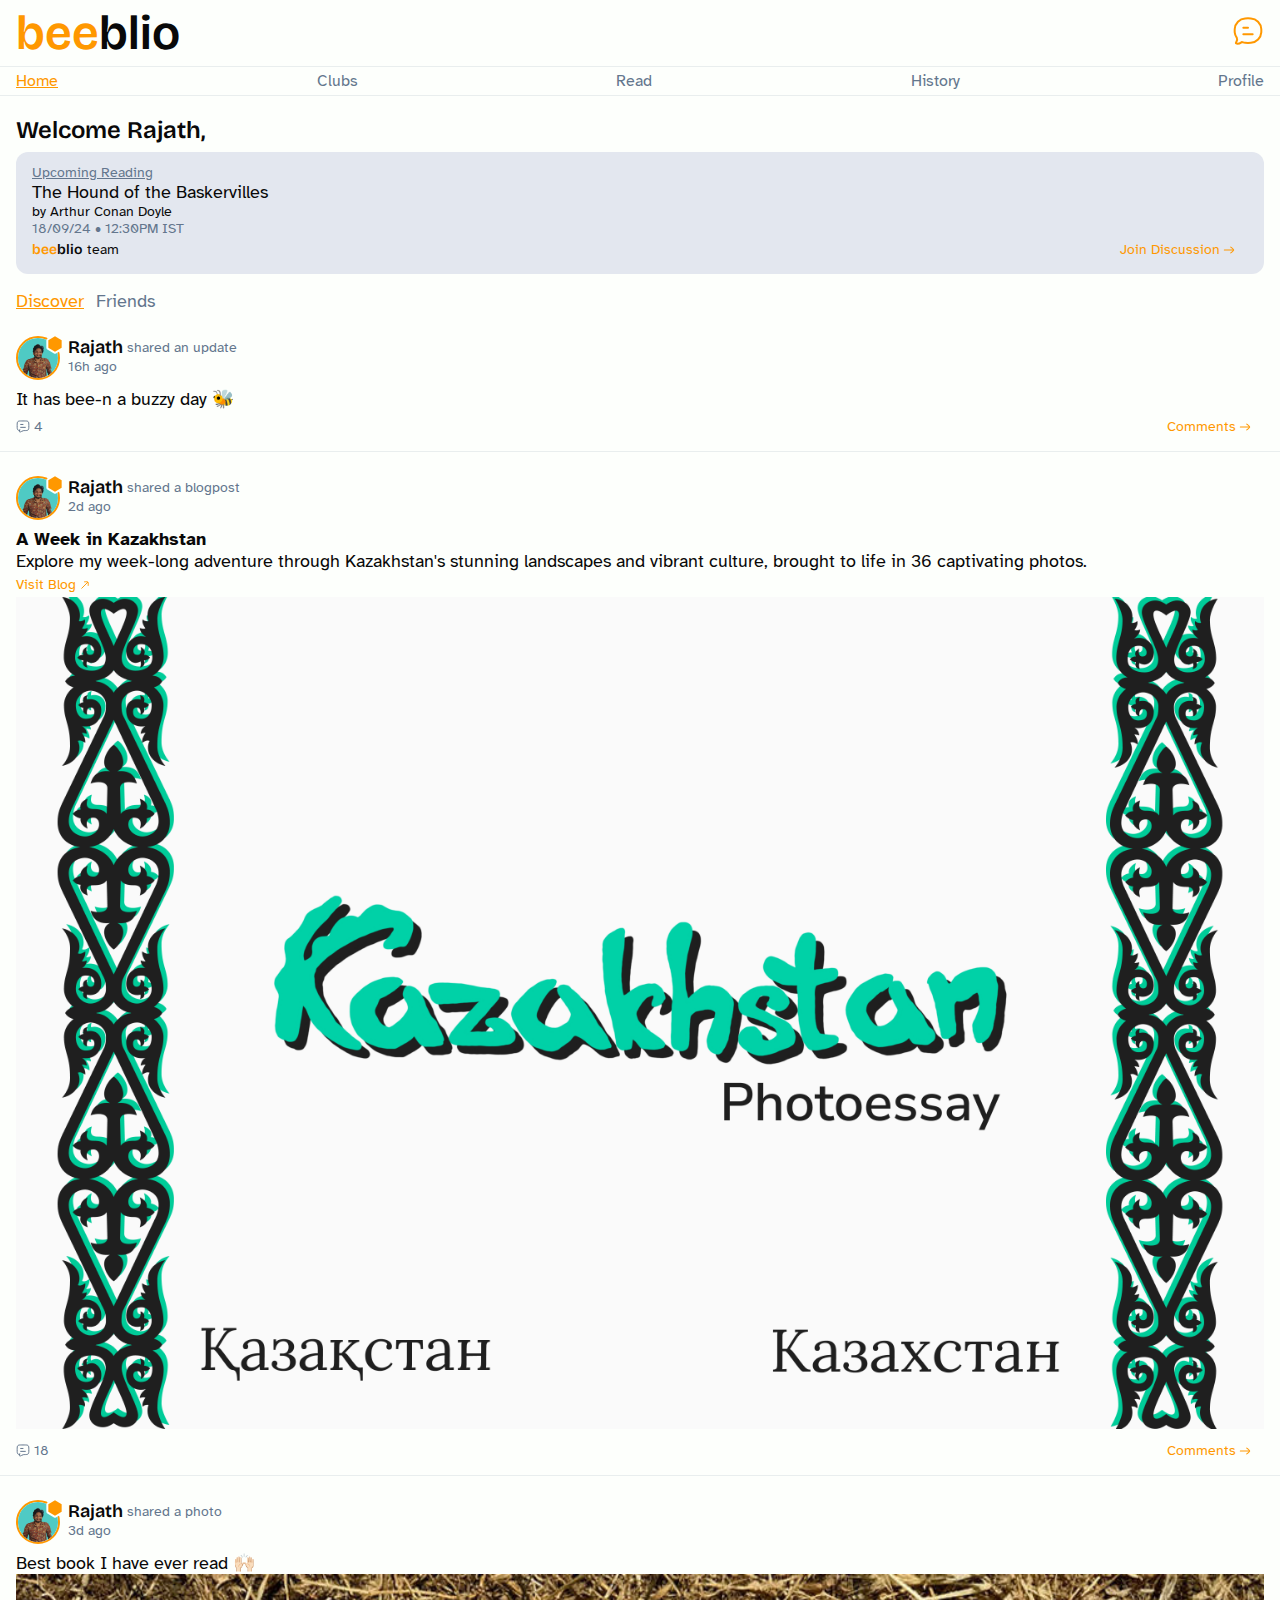
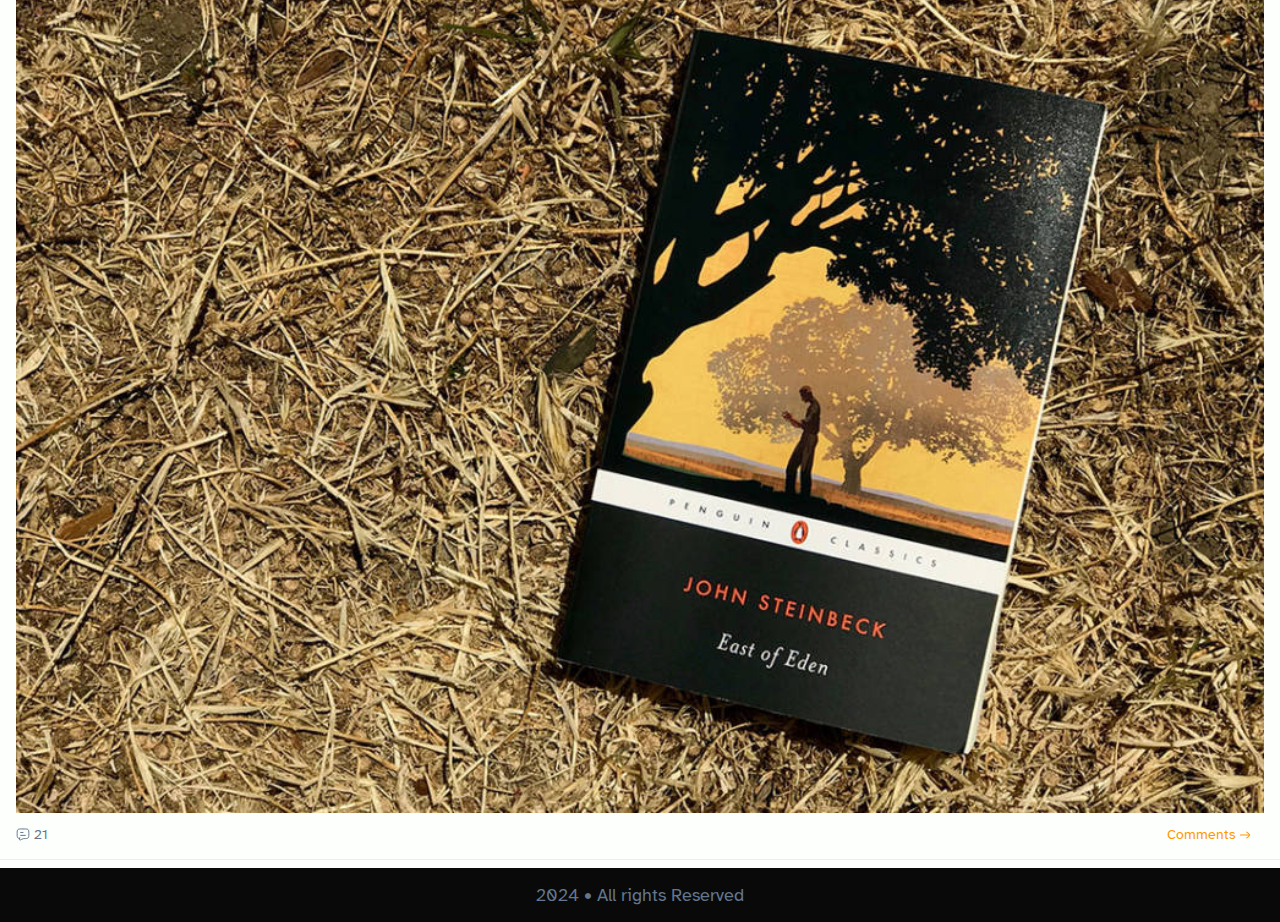
<file: index.html>
<!DOCTYPE html>
<html lang="en">
<head>
    <meta charset="UTF-8">
    <meta name="viewport" content="width=device-width, initial-scale=1.0">
    <title>Home | beeblio</title>
    <link rel="icon" type="image/x-icon" href="assets/logo/Club.svg">
    <link rel="stylesheet" href="styles.css">
    <link rel="preconnect" href="https://fonts.googleapis.com">
    <link rel="preconnect" href="https://fonts.gstatic.com" crossorigin>
    <link href="https://fonts.googleapis.com/css2?family=Atkinson+Hyperlegible:ital,wght@0,400;0,700;1,400;1,700&family=Bricolage+Grotesque:opsz,wght@12..96,200..800&display=swap" rel="stylesheet"></head>
<body>
    <header>
        <div class="header">
            <div class="left-header"><div class="logo"><span class="primary">bee</span><span>blio</span></div></div>
            <div class="right-header">
                <a class="nav" href="index.html">
                    <img class="icon" src="assets/icons/message.svg">
                </a>
            </div>
        </div>
        <div class="links">
            <a class="link selected" href="index.html">Home</a>
            <a class="link grey" href="index.html">Clubs</a>
            <a class="link grey" href="index.html">Read</a>
            <a class="link grey" href="index.html">History</a>
            <a class="link grey" href="index.html">Profile</a>
        </div>
    </header>

    <div class="welcome">
        <p class="heading">Welcome Rajath,</p>
    </div>

    <div class="upcoming-wrapper">
        <div class="upcoming">
            <div>
                <p class="caption underline grey">Upcoming Reading</p>
            </div>
            <div>
                <p>The Hound of the Baskervilles</p>
            </div>
            <div>
                <p class="caption">by Arthur Conan Doyle</p>
            </div>
            <div>
                <p class="caption grey">18/09/24 • 12:30PM IST</p>
            </div>

            <div class="upcoming-bottom">
                <div>
                    <p class="caption"><span class="primary text-heading">bee</span><span class="text-heading">blio</span> team</p>
                </div>
                <div class="action-button-small">
                    <p class="button-text caption">Join Discussion</p>
                    <img class="small-icon" src="assets/icons/arrow.svg">
                </div>
            </div>
        </div>
    </div>
    
    <div class="selecter">
        <p class="underline primary">Discover</p>
        <p class="grey">Friends</p>
    </div>


    <div class="post">
        <div class="post-top">
            <img class="profile-photo" src="assets/images/profile picture1mb.png">
            <div class="verification-badge"><img src="assets/icons/Polygon 3.svg"></div>
            <div class="post-details">
                <div class="post-details-top">
                    <p class="text-heading">Rajath</p><p class="caption grey">shared an update</p>
                </div>
                <div>
                    <p class="caption grey">16h ago </p>
                </div>
            </div>
        </div>

        <div class="content">
            <p>It has bee-n a buzzy day 🐝</p>
        </div>

        <div class="post-bottom">
            <div class="comments">
                <img src="assets/icons/comment.svg">
                <p class="caption grey">4</p>
            </div>
            <div class="action-button-small">
                <p class="button-text caption">Comments</p>
                <img class="small-icon" src="assets/icons/arrow.svg">
            </div>
        </div>
    </div>

    <div class="post">
        <div class="post-top">
            <img class="profile-photo" src="assets/images/profile picture1mb.png">
            <div class="verification-badge"><img src="assets/icons/Polygon 3.svg"></div>
            <div class="post-details">
                <div class="post-details-top">
                    <p class="text-heading">Rajath</p><p class="caption grey">shared a blogpost</p>
                </div>
                <div>
                    <p class="caption grey">2d ago </p>
                </div>
            </div>
        </div>

        <div class="content">
            <p class="blog-heading">A Week in Kazakhstan</p>
            <p>Explore my week-long adventure through Kazakhstan's stunning landscapes and vibrant culture, brought to life in 36 captivating photos.</p>
            
            <a href="https://rajath.blog/blog/kazakh-photoessay" target="_blank">
                <div class="action-button-small-no-m">
                    <p class="button-text caption">Visit Blog</p>
                    <img class="small-icon" src="assets/icons/link.svg">
                </div>
            </a>
            <img class="blog-image" src="assets/images/feature-image.png">
        </div>

        <div class="post-bottom">
            <div class="comments">
                <img src="assets/icons/comment.svg">
                <p class="caption grey">18</p>
            </div>
            <div class="action-button-small">
                <p class="button-text caption">Comments</p>
                <img class="small-icon" src="assets/icons/arrow.svg">
            </div>
        </div>
    </div>

    <div class="post">
        <div class="post-top">
            <img class="profile-photo" src="assets/images/profile picture1mb.png">
            <div class="verification-badge"><img src="assets/icons/Polygon 3.svg"></div>
            <div class="post-details">
                <div class="post-details-top">
                    <p class="text-heading">Rajath</p><p class="caption grey">shared a photo</p>
                </div>
                <div>
                    <p class="caption grey">3d ago </p>
                </div>
            </div>
        </div>

        <div class="content">
            <p>Best book I have ever read 🙌🏻</p>
            <img class="blog-image" src="assets/images/WNCYL_EastOfEden-1020x686.jpg">

        </div>

        <div class="post-bottom">
            <div class="comments">
                <img src="assets/icons/comment.svg">
                <p class="caption grey">21</p>
            </div>
            <div class="action-button-small">
                <p class="button-text caption">Comments</p>
                <img class="small-icon" src="assets/icons/arrow.svg">
            </div>
        </div>
    </div>

    <footer>
        <p class="grey">2024 • All rights Reserved</p>
    </footer>

</body>
</html>
</file>
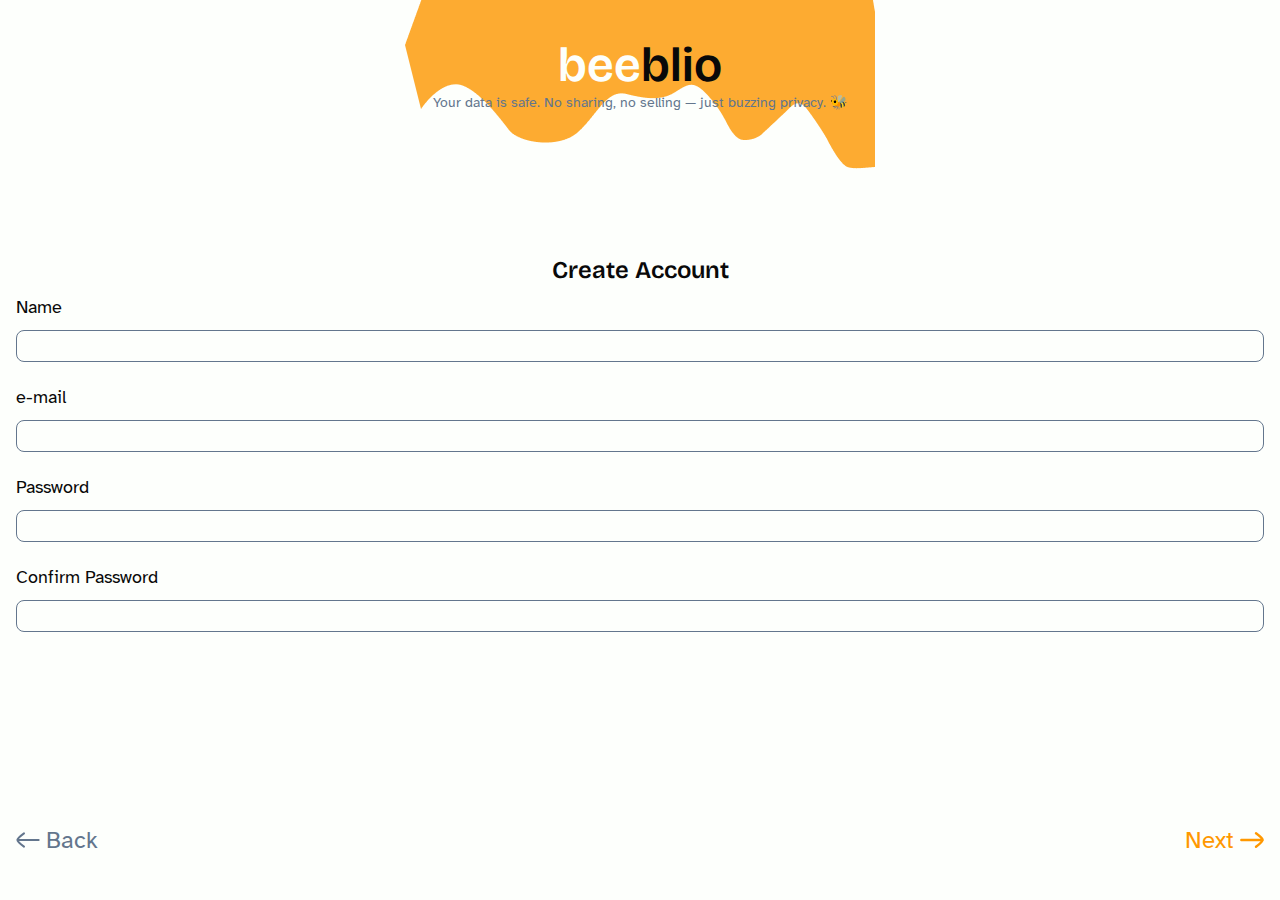
<file: 2.html>
<!DOCTYPE html>
<html lang="en">
<head>
    <meta charset="UTF-8">
    <meta name="viewport" content="width=device-width, initial-scale=1.0">
    <title>Sign-up to beeblio</title>
    <link rel="icon" type="image/x-icon" href="assets/logo/Club.svg">
    <link rel="stylesheet" href="style.css">
    <link rel="preconnect" href="https://fonts.googleapis.com">
    <link rel="preconnect" href="https://fonts.gstatic.com" crossorigin>
    <link href="https://fonts.googleapis.com/css2?family=Atkinson+Hyperlegible:ital,wght@0,400;0,700;1,400;1,700&family=Bricolage+Grotesque:opsz,wght@12..96,200..800&display=swap" rel="stylesheet"></head>
<body>
    <div class="onboarding">
        <img class="step-1" src="assets/images/step-1.png">

        <div class="top">
            <div class="logo"><span class="white">bee</span><span>blio</span></div>
            <p class="caption grey">Your data is safe. No sharing, no selling — just buzzing privacy. 🐝</p>
        </div>

        <div class="middle">
            <div class="create-account">
                <div class="create-heading">
                    <p class="heading">Create Account</p>
                </div>
                <div class="input-with-label">
                    <p>Name</p>
                    <div class="input"></div>
                </div>
                <div class="input-with-label">
                    <p>e-mail</p>
                    <div class="input"></div>
                </div>
                <div class="input-with-label">
                    <p>Password</p>
                    <div class="input"></div>
                </div>
                <div class="input-with-label">
                    <p>Confirm Password</p>
                    <div class="input"></div>
                </div>
            </div>
        </div>

        <div class="bottom">
            <div class="nav-button">
                <a href="index.html">
                    <div class="action-button">
                        <img class="bigger-icon" src="assets/icons/back.svg">
                        <p class=" grey heading-size">Back</p>
                    </div>
                </a>
                <a href="3.html">
                    <div class="action-button">
                        <p class="button-text heading-size">Next</p>
                        <img class="bigger-icon" src="assets/icons/arrow.svg">
                    </div>
                </a>
            </div>
        </div>

    </div>

</body>
</html>
</file>
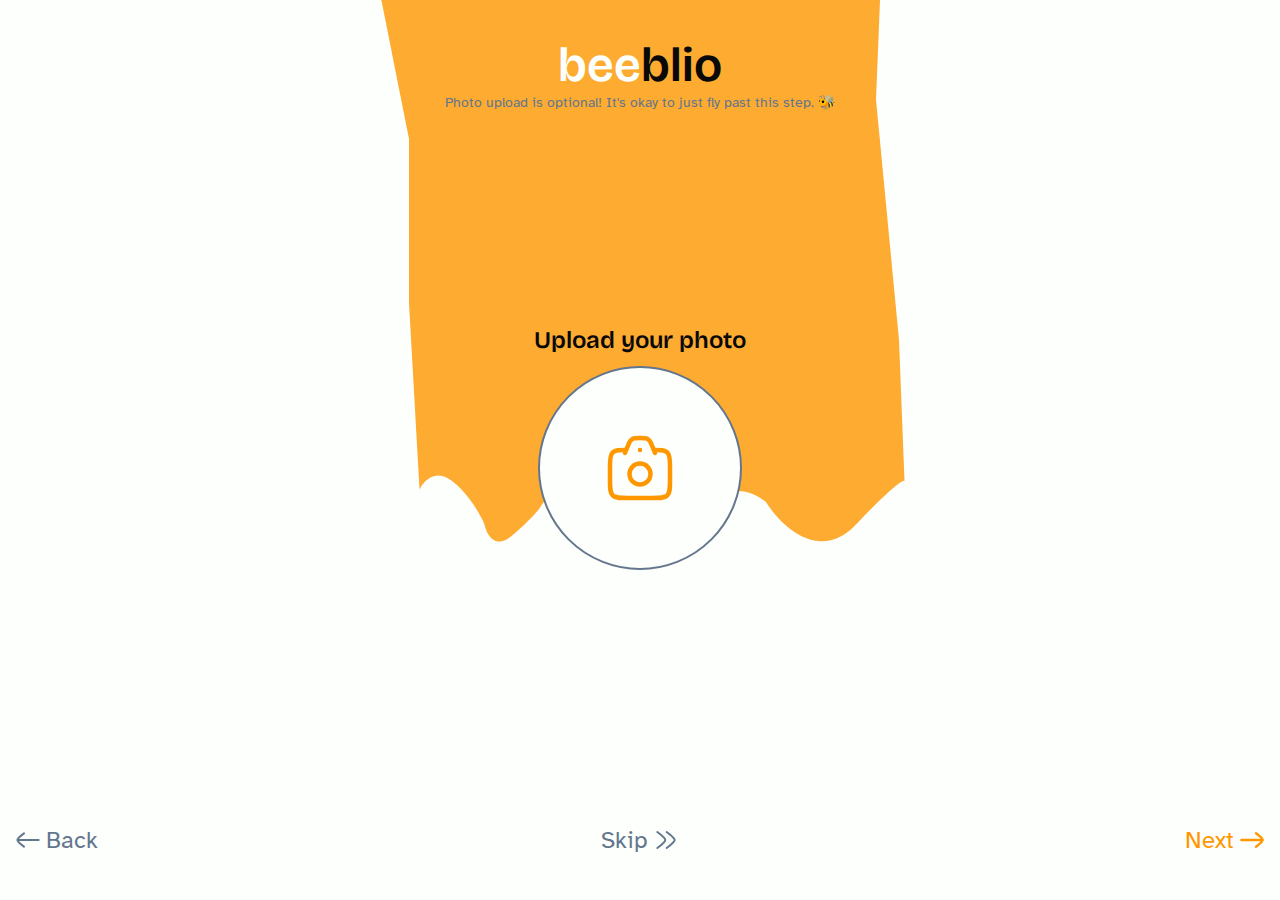
<file: 3.html>
<!DOCTYPE html>
<html lang="en">
<head>
    <meta charset="UTF-8">
    <meta name="viewport" content="width=device-width, initial-scale=1.0">
    <title>Sign-up to beeblio</title>
    <link rel="icon" type="image/x-icon" href="assets/logo/Club.svg">
    <link rel="stylesheet" href="style.css">
    <link rel="preconnect" href="https://fonts.googleapis.com">
    <link rel="preconnect" href="https://fonts.gstatic.com" crossorigin>
    <link href="https://fonts.googleapis.com/css2?family=Atkinson+Hyperlegible:ital,wght@0,400;0,700;1,400;1,700&family=Bricolage+Grotesque:opsz,wght@12..96,200..800&display=swap" rel="stylesheet"></head>
<body>
    <div class="onboarding">
        <img class="step-1" src="assets/images/step-2.png">

        <div class="top">
            <div class="logo"><span class="white">bee</span><span>blio</span></div>
            <p class="caption grey">Photo upload is optional! It's okay to just fly past this step. 🐝</p>
        </div>

        <div class="middle">
            <div class="create-account">
                <div class="create-heading">
                    <p class="heading">Upload your photo</p>
                </div>
                <div class="image-wrapper">
                    <div class="image-cont">
                        <img src="assets/icons/camera.svg">
                    </div>
                </div>
            </div>
        </div>

        <div class="bottom">
            <div class="nav-button">
                <a href="2.html">
                    <div class="action-button">
                        <img class="bigger-icon" src="assets/icons/back.svg">
                        <p class=" grey heading-size">Back</p>
                    </div>
                </a>
                <a href="4.html">
                    <div class="action-button">
                        <p class=" grey heading-size">Skip</p>
                        <img class="bigger-icon" src="assets/icons/skip.svg">
                    </div>
                </a>
                <a href="4.html">
                    <div class="action-button">
                        <p class="button-text heading-size">Next</p>
                        <img class="bigger-icon" src="assets/icons/arrow.svg">
                    </div>
                </a>
            </div>
        </div>

    </div>

</body>
</html>
</file>
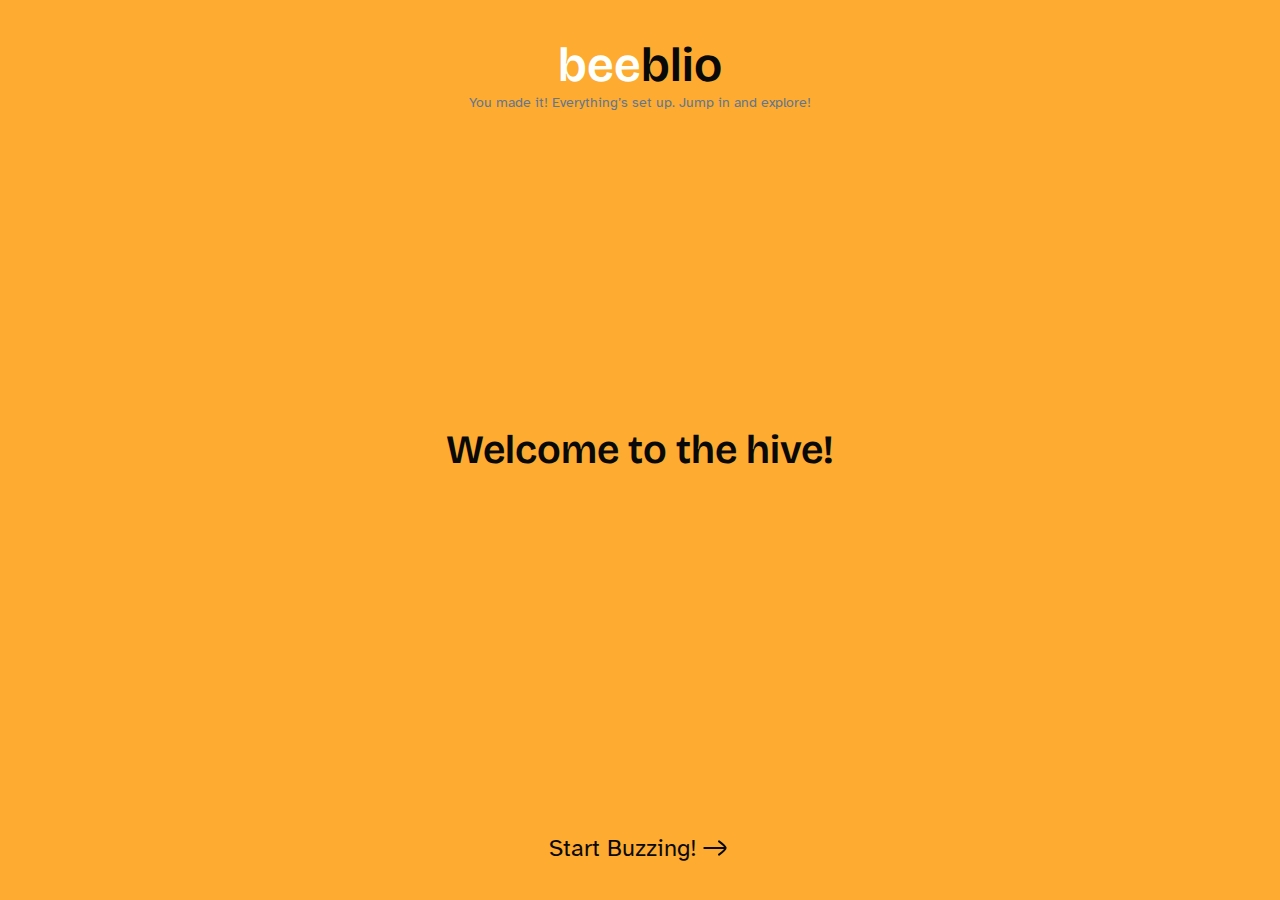
<file: 4.html>
<!DOCTYPE html>
<html lang="en">
<head>
    <meta charset="UTF-8">
    <meta name="viewport" content="width=device-width, initial-scale=1.0">
    <title>Sign-up to beeblio</title>
    <link rel="icon" type="image/x-icon" href="assets/logo/Club.svg">
    <link rel="stylesheet" href="style.css">
    <link rel="preconnect" href="https://fonts.googleapis.com">
    <link rel="preconnect" href="https://fonts.gstatic.com" crossorigin>
    <link href="https://fonts.googleapis.com/css2?family=Atkinson+Hyperlegible:ital,wght@0,400;0,700;1,400;1,700&family=Bricolage+Grotesque:opsz,wght@12..96,200..800&display=swap" rel="stylesheet"></head>
<body>
    <div class="onboarding-final">

        <div class="top">
            <div class="logo"><span class="white">bee</span><span>blio</span></div>
            <p class="caption grey">You made it! Everything’s set up. Jump in and explore!</p>
        </div>

        <div class="middle">
            <p style="font-size: 40px;" class="heading">Welcome to the hive!</p>
        </div>

        <div class="bottom">
            <a href="home.html">
                <div class="action-button">
                    <p class="heading-size">Start Buzzing!</p>
                    <img class="bigger-icon" src="assets/icons/arrow-black.svg">
                </div>
            </a>
        </div>

    </div>

</body>
</html>
</file>
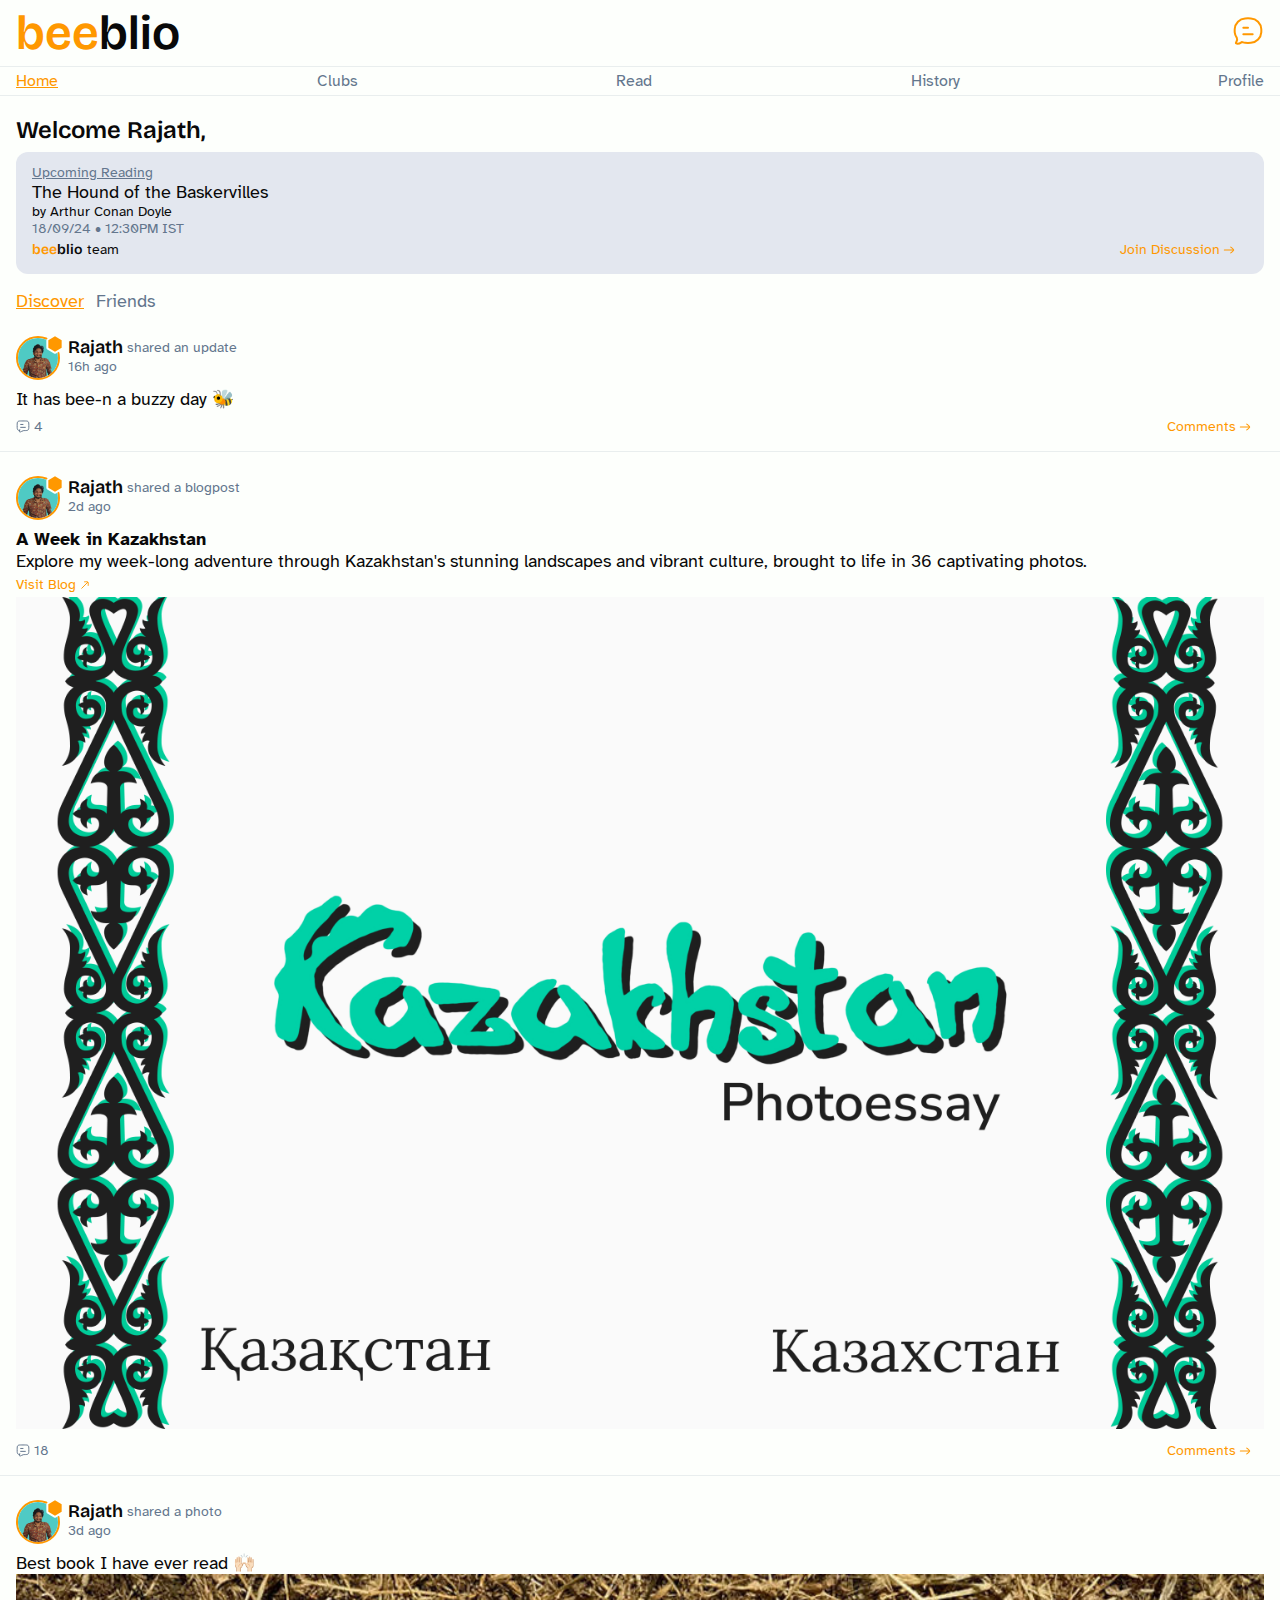
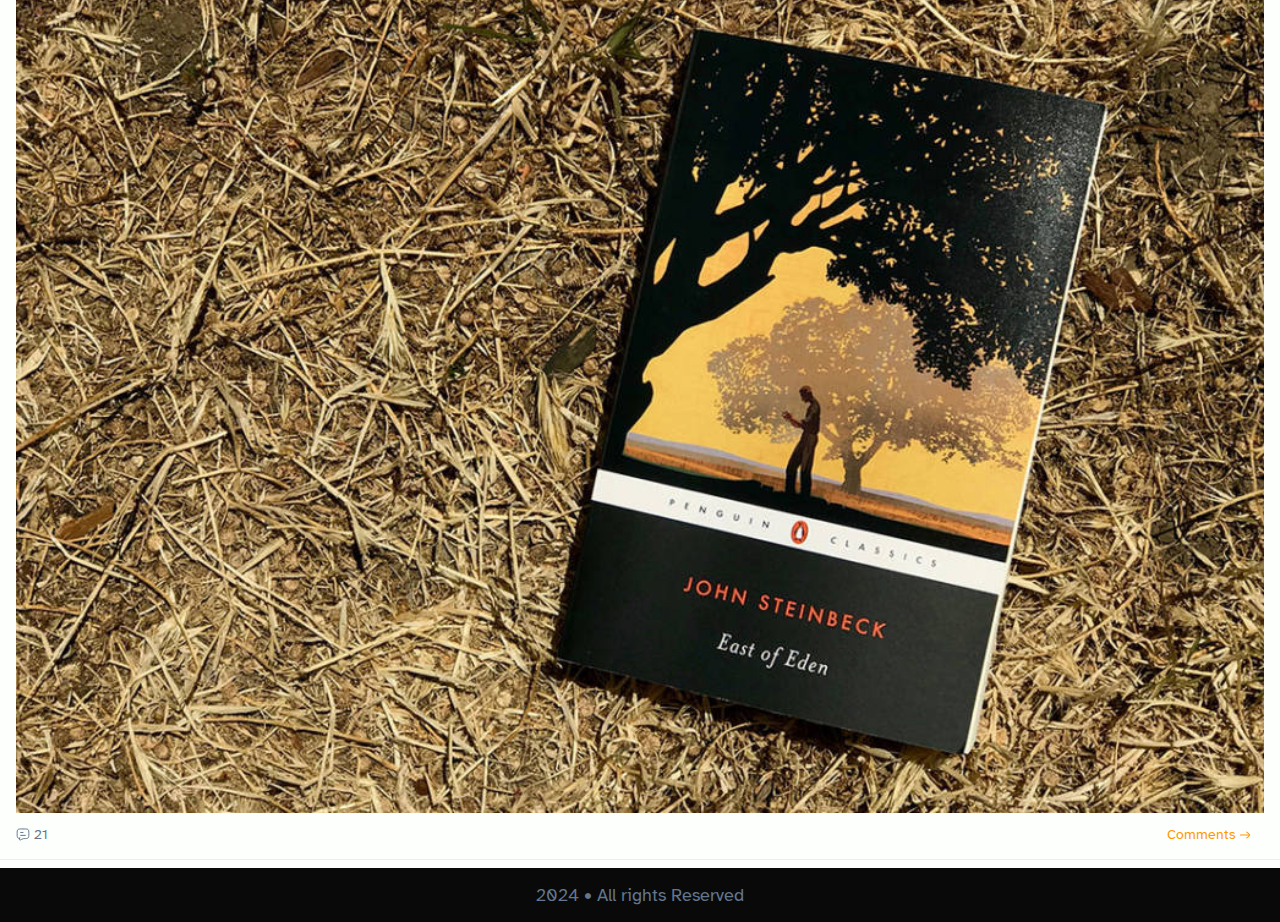
<file: home.html>
<!DOCTYPE html>
<html lang="en">
<head>
    <meta charset="UTF-8">
    <meta name="viewport" content="width=device-width, initial-scale=1.0">
    <title>Home | beeblio</title>
    <link rel="icon" type="image/x-icon" href="assets/logo/Club.svg">
    <link rel="stylesheet" href="styles.css">
    <link rel="preconnect" href="https://fonts.googleapis.com">
    <link rel="preconnect" href="https://fonts.gstatic.com" crossorigin>
    <link href="https://fonts.googleapis.com/css2?family=Atkinson+Hyperlegible:ital,wght@0,400;0,700;1,400;1,700&family=Bricolage+Grotesque:opsz,wght@12..96,200..800&display=swap" rel="stylesheet"></head>
<body>
    <header>
        <div class="header">
            <div class="left-header"><div class="logo"><span class="primary">bee</span><span>blio</span></div></div>
            <div class="right-header">
                <a class="nav" href="index.html">
                    <img class="icon" src="assets/icons/message.svg">
                </a>
            </div>
        </div>
        <div class="links">
            <a class="link selected" href="home.html">Home</a>
            <a class="link grey" href="">Clubs</a>
            <a class="link grey" href="">Read</a>
            <a class="link grey" href="">History</a>
            <a class="link grey" href="index.html">Profile</a>
        </div>
    </header>

    <div class="welcome">
        <p class="heading">Welcome Rajath,</p>
    </div>

    <div class="upcoming-wrapper">
        <div class="upcoming">
            <div>
                <p class="caption underline grey">Upcoming Reading</p>
            </div>
            <div>
                <p>The Hound of the Baskervilles</p>
            </div>
            <div>
                <p class="caption">by Arthur Conan Doyle</p>
            </div>
            <div>
                <p class="caption grey">18/09/24 • 12:30PM IST</p>
            </div>

            <div class="upcoming-bottom">
                <div>
                    <p class="caption"><span class="primary text-heading">bee</span><span class="text-heading">blio</span> team</p>
                </div>
                <div class="action-button-small">
                    <p class="button-text caption">Join Discussion</p>
                    <img class="small-icon" src="assets/icons/arrow.svg">
                </div>
            </div>
        </div>
    </div>
    
    <div class="selecter">
        <p class="underline primary">Discover</p>
        <p class="grey">Friends</p>
    </div>


    <div class="post">
        <div class="post-top">
            <img class="profile-photo" src="assets/images/profile picture1mb.png">
            <div class="verification-badge"><img src="assets/icons/Polygon 3.svg"></div>
            <div class="post-details">
                <div class="post-details-top">
                    <p class="text-heading">Rajath</p><p class="caption grey">shared an update</p>
                </div>
                <div>
                    <p class="caption grey">16h ago </p>
                </div>
            </div>
        </div>

        <div class="content">
            <p>It has bee-n a buzzy day 🐝</p>
        </div>

        <div class="post-bottom">
            <div class="comments">
                <img src="assets/icons/comment.svg">
                <p class="caption grey">4</p>
            </div>
            <div class="action-button-small">
                <p class="button-text caption">Comments</p>
                <img class="small-icon" src="assets/icons/arrow.svg">
            </div>
        </div>
    </div>

    <div class="post">
        <div class="post-top">
            <img class="profile-photo" src="assets/images/profile picture1mb.png">
            <div class="verification-badge"><img src="assets/icons/Polygon 3.svg"></div>
            <div class="post-details">
                <div class="post-details-top">
                    <p class="text-heading">Rajath</p><p class="caption grey">shared a blogpost</p>
                </div>
                <div>
                    <p class="caption grey">2d ago </p>
                </div>
            </div>
        </div>

        <div class="content">
            <p class="blog-heading">A Week in Kazakhstan</p>
            <p>Explore my week-long adventure through Kazakhstan's stunning landscapes and vibrant culture, brought to life in 36 captivating photos.</p>
            
            <a href="https://rajath.blog/blog/kazakh-photoessay" target="_blank">
                <div class="action-button-small-no-m">
                    <p class="button-text caption">Visit Blog</p>
                    <img class="small-icon" src="assets/icons/link.svg">
                </div>
            </a>
            <img class="blog-image" src="assets/images/feature-image.png">
        </div>

        <div class="post-bottom">
            <div class="comments">
                <img src="assets/icons/comment.svg">
                <p class="caption grey">18</p>
            </div>
            <div class="action-button-small">
                <p class="button-text caption">Comments</p>
                <img class="small-icon" src="assets/icons/arrow.svg">
            </div>
        </div>
    </div>

    <div class="post">
        <div class="post-top">
            <img class="profile-photo" src="assets/images/profile picture1mb.png">
            <div class="verification-badge"><img src="assets/icons/Polygon 3.svg"></div>
            <div class="post-details">
                <div class="post-details-top">
                    <p class="text-heading">Rajath</p><p class="caption grey">shared a photo</p>
                </div>
                <div>
                    <p class="caption grey">3d ago </p>
                </div>
            </div>
        </div>

        <div class="content">
            <p>Best book I have ever read 🙌🏻</p>
            <img class="blog-image" src="assets/images/WNCYL_EastOfEden-1020x686.jpg">

        </div>

        <div class="post-bottom">
            <div class="comments">
                <img src="assets/icons/comment.svg">
                <p class="caption grey">21</p>
            </div>
            <div class="action-button-small">
                <p class="button-text caption">Comments</p>
                <img class="small-icon" src="assets/icons/arrow.svg">
            </div>
        </div>
    </div>

    <footer>
        <p class="grey">2024 • All rights Reserved</p>
    </footer>

</body>
</html>
</file>
<file: styles.css>
:root {
    --primary: #FF9800;
    --secondary: #334195;
    --font: #090909;
    --bg: #FDFFFC;
    --caption: #63768D;
    --caption-light: #63768D20;
    display: flex;
    flex-direction: column;
    align-items: center;
    overflow: scroll;
    --secondary-light: #33419520;
    --primary-light: #FF980070;
}

/* Global styles */
body {
    min-height: 100dvh;
    font-family: "Atkinson Hyperlegible", sans-serif;
    font-weight: 400;
    font-style: normal;
    font-size: 18px;
    background-color: var(--bg);
    color: var(--font);
    display: flex;
    flex-direction: column;
    margin: 0 auto;
    overflow: hidden;
    padding: 108px 0px 0px;
    width: 100%;
    gap: 8px;
}

.caption{
    font-size: 14px;
}
.black{
    color: var(--font);
}
.grey{
    color: var(--caption);
}
.underline{
    text-decoration: underline;
}
.heading{
    font-size: 24px;
    font-family: "Bricolage Grotesque", system-ui;
    font-optical-sizing: auto;
    font-weight: 600;
    font-style: normal;
    margin: 0px;
}

.primary{
    color: var(--primary);
}


h1, h2, h3, h4, h5, h6 {
    font-family: "Bricolage Grotesque", system-ui;
    font-optical-sizing: auto;
    font-weight: 600;
    font-style: normal;
    margin: 0px;
}

.text-heading{
    font-family: "Bricolage Grotesque", system-ui;
    font-optical-sizing: auto;
    font-weight: 600;
    font-style: normal;
    margin: 0px;
}

.logo{
    font-size: 48px;
    font-family: "Bricolage Grotesque", system-ui;
    font-optical-sizing: auto;
    font-weight: 600;
    font-style: normal;
    margin: 0px;
}

.icon{
    width: 32px;
    height: auto;
}

p{
    margin: 0px;
    padding: 0px;
}


a{
    text-decoration: none;
    font-size: 16px;
    color: var(--caption-color);
}

.header{
    display: flex;
    flex-direction: row;
    justify-content: space-between;
    align-items: center;
    padding: 4px 16px;
}

header{
    position: fixed;
    top: 0px;
    left: 0;
    right: 0;
    background-color: var(--bg);
    z-index: 1;
}

.links{
    display: flex;
    flex-direction: row;
    padding: 4px 16px;
    justify-content: space-between;
    border-bottom: solid 1px var(--caption-light);
    border-top: solid 1px var(--caption-light);
}

.selected{
    text-decoration: underline;
    color: var(--primary);
}

.heading{
    font-size: 24px;
    font-family: "Bricolage Grotesque", system-ui;
    font-optical-sizing: auto;
    font-weight: 600;
    font-style: normal;
    margin: 0px;
}

.welcome{
    padding: 8px 16px 0px;
}

.action-button{
    display: flex;
    flex-direction: row;
    gap: 2px;
    padding: 0px 12px;
    align-items: center;
}

.action-button-small{
    display: flex;
    flex-direction: row;
    gap: 2px;
    padding: 0px 12px;
    align-items: center;
}

.action-button-small-no-m{
    display: flex;
    flex-direction: row;
    gap: 2px;
    padding: 4px 0px;
    align-items: center;

}

.heading-size{
    font-size: 24px;
}

.small-icon{
    width: 14px;
    height: 14px;
}

.bigger-icon{
    width: 32px;
    height: 32px;
}

.sixty-four{
    font-size: 64px;
}

.button-text{
    color: var(--primary);
}

.big-icon{
    width: 20px;
    height: auto;
}

.upcoming-bottom{
    display: flex;
    justify-content: space-between;
    align-items: center;
    padding: 4px 0px;
}
.upcoming{
    display: flex;
    flex-direction: column;
    padding: 12px 16px;
    gap: 0px;
    background-color: var(--secondary-light);
    border-radius: 12px;
}

.upcoming-wrapper{
    padding: 0px 16px 8px;
}

.selecter{
    display: flex;
    padding: 0px 16px;
    align-items: center;
    gap: 12px;
}

.post-top{
    position: relative;
    display: flex;
    flex-direction: row;
    gap: 8px;
}

.post-details{
    display: flex;
    flex-direction: column;
}

.post-details-top{
    display: flex;
    flex-direction: row;
    gap: 4px;
    align-items: center;
}

.profile-photo{
    width: 40px;
    height: 40px;
    border-radius: 9999px;
    border: solid var(--primary) 2px;
}

.verification-badge{
    position: absolute;
    top: -2px;
    left: 30px;
    width: 16px;
    height: 16px;
}

.content{
    padding: 4px 0px;
    gap: 8px;
}

.post-bottom{
    display: flex;
    flex-direction: row;
    justify-content: space-between;
    align-items: center;
}

.comments{
    display: flex;
    gap: 4px;
}

.post{
    display: flex;
    flex-direction: column;
    padding: 16px;
    gap: 4px;
    border-bottom: var(--caption-light) solid 1px;
}

.blog-heading{
    font-weight: 700;
}

.blog-image{
    width: 100%;
    height: auto;
}

footer{
    background-color: var(--font);
    padding: 16px;
    display: flex;
    align-items: center;
    justify-content: center;
}

.onboarding{
    display: flex;
    flex-direction: column;
    justify-content: center;
    align-items: center;
    width: 100%;
    height: 100vh;
    position: relative;
}

.top{
    display: flex;
    flex-direction: column;
    align-items: center;
    justify-content: center;
    gap: 0px;
    position: absolute;
    top: 2em;
}

.middle{
    display: flex;
    width: 100%;
    justify-content: center;
    align-items: center;
}

.disc{
    display: flex;
    flex-direction: column;
    align-items: center;
    justify-content: center;
}

.bottom{
    display: flex;
    flex-direction: column;
    justify-content: center;
    align-items: center;
    position: absolute;
    bottom: 2em;
}

.create-account{
    display: flex;
    flex-direction: column;
    align-items: flex-start;
    justify-content: left;
    width: 100%;
}

input[type=text] {
    width: 100%;
    height: 32px;
    padding: 12px 20px;
    margin: 8px 0;
    border: var(--caption) solid 1px;
    border-radius: 8px;
  }
</file>
<file: style.css>
:root {
    --primary: #FF9800;
    --secondary: #334195;
    --font: #090909;
    --bg: #FDFFFC;
    --caption: #63768D;
    --caption-light: #63768D20;
    display: flex;
    flex-direction: column;
    align-items: center;
    overflow: scroll;
    --secondary-light: #33419520;
    --primary-light: #FDAB31;
}

/* Global styles */
body {
    font-family: "Atkinson Hyperlegible", sans-serif;
    font-weight: 400;
    font-style: normal;
    font-size: 18px;
    background-color: var(--bg);
    color: var(--font);
    display: flex;
    flex-direction: column;
    margin: 0 auto;
    overflow: hidden;
    width: 100%;
    gap: 8px;
}

.caption{
    font-size: 14px;
}
.black{
    color: var(--font);
}
.grey{
    color: var(--caption);
}
.white{
    color: var(--bg);
}
.underline{
    text-decoration: underline;
}
.heading{
    font-size: 24px;
    font-family: "Bricolage Grotesque", system-ui;
    font-optical-sizing: auto;
    font-weight: 600;
    font-style: normal;
    margin: 0px;
}

.primary{
    color: var(--primary);
}


h1, h2, h3, h4, h5, h6 {
    font-family: "Bricolage Grotesque", system-ui;
    font-optical-sizing: auto;
    font-weight: 600;
    font-style: normal;
    margin: 0px;
}

.text-heading{
    font-family: "Bricolage Grotesque", system-ui;
    font-optical-sizing: auto;
    font-weight: 600;
    font-style: normal;
    margin: 0px;
}

.logo{
    font-size: 48px;
    font-family: "Bricolage Grotesque", system-ui;
    font-optical-sizing: auto;
    font-weight: 600;
    font-style: normal;
    margin: 0px;
}

.icon{
    width: 32px;
    height: auto;
}

p{
    margin: 0px;
    padding: 0px;
}


a{
    text-decoration: none;
    font-size: 16px;
    color: var(--caption-color);
}

.header{
    display: flex;
    flex-direction: row;
    justify-content: space-between;
    align-items: center;
    padding: 4px 16px;
}

header{
    position: fixed;
    top: 0px;
    left: 0;
    right: 0;
    background-color: var(--bg);
    z-index: 1;
}

.links{
    display: flex;
    flex-direction: row;
    padding: 4px 16px;
    justify-content: space-between;
    border-bottom: solid 1px var(--caption-light);
    border-top: solid 1px var(--caption-light);
}

.selected{
    text-decoration: underline;
    color: var(--primary);
}

.heading{
    font-size: 24px;
    font-family: "Bricolage Grotesque", system-ui;
    font-optical-sizing: auto;
    font-weight: 600;
    font-style: normal;
    margin: 0px;
}

.welcome{
    padding: 8px 16px 0px;
}

.action-button{
    display: flex;
    flex-direction: row;
    gap: 2px;
    padding: 0px 12px;
    align-items: center;
}

.action-button-small{
    display: flex;
    flex-direction: row;
    gap: 2px;
    padding: 0px 12px;
    align-items: center;
}

.action-button-small-no-m{
    display: flex;
    flex-direction: row;
    gap: 2px;
    padding: 4px 0px;
    align-items: center;

}

.heading-size{
    font-size: 24px;
}

.small-icon{
    width: 14px;
    height: 14px;
}

.bigger-icon{
    width: 32px;
    height: 32px;
}

.sixty-four{
    font-size: 64px;
}

.button-text{
    color: var(--primary);
}

.big-icon{
    width: 20px;
    height: auto;
}

.upcoming-bottom{
    display: flex;
    justify-content: space-between;
    align-items: center;
    padding: 4px 0px;
}
.upcoming{
    display: flex;
    flex-direction: column;
    padding: 12px 16px;
    gap: 0px;
    background-color: var(--secondary-light);
    border-radius: 12px;
}

.upcoming-wrapper{
    padding: 0px 16px 8px;
}

.selecter{
    display: flex;
    padding: 0px 16px;
    align-items: center;
    gap: 12px;
}

.post-top{
    position: relative;
    display: flex;
    flex-direction: row;
    gap: 8px;
}

.post-details{
    display: flex;
    flex-direction: column;
}

.post-details-top{
    display: flex;
    flex-direction: row;
    gap: 4px;
    align-items: center;
}

.profile-photo{
    width: 40px;
    height: 40px;
    border-radius: 9999px;
    border: solid var(--primary) 2px;
}

.verification-badge{
    position: absolute;
    top: -2px;
    left: 30px;
    width: 16px;
    height: 16px;
}

.content{
    padding: 4px 0px;
    gap: 8px;
}

.post-bottom{
    display: flex;
    flex-direction: row;
    justify-content: space-between;
    align-items: center;
}

.comments{
    display: flex;
    gap: 4px;
}

.post{
    display: flex;
    flex-direction: column;
    padding: 16px;
    gap: 4px;
    border-bottom: var(--caption-light) solid 1px;
}

.blog-heading{
    font-weight: 700;
}

.blog-image{
    width: 100%;
    height: auto;
}

footer{
    background-color: var(--font);
    padding: 16px;
    display: flex;
    align-items: center;
    justify-content: center;
}

.onboarding{
    display: flex;
    flex-direction: column;
    justify-content: center;
    align-items: center;
    width: 100%;
    height: 100dvh;
    position: relative;
}

.onboarding-final{
    display: flex;
    flex-direction: column;
    justify-content: center;
    align-items: center;
    width: 100%;
    height: 100dvh;
    position: relative;
    background-color: var(--primary-light);
}

.top{
    display: flex;
    flex-direction: column;
    align-items: center;
    justify-content: center;
    gap: 0px;
    position: absolute;
    top: 2em;
}

.middle{
    display: flex;
    width: 100%;
    justify-content: center;
    align-items: center;
    z-index: 1;
}

.disc{
    display: flex;
    flex-direction: column;
    align-items: center;
    justify-content: center;
}

.bottom{
    display: flex;
    flex-direction: column;
    width: 100%;
    justify-content: center;
    align-items: center;
    position: absolute;
    bottom: 2em;
}

.create-account{
    display: flex;
    flex-direction: column;
    align-items: center;
    justify-content: center;
    width: 100%;
    padding: 16px;
    gap: 8px;
}

input[type=text] {
    width: 100%;
    height: 32px;
    padding: 17px 20px;
    margin: 8px 0;
    border: var(--caption) solid 1px;
    border-radius: 8px;
    background-color: var(--bg);
  }

  .input{
    padding: 15px 20px;
    margin: 8px 0;
    border: var(--caption) solid 1px;
    border-radius: 8px;
    background-color: var(--bg);
  }

  .input-with-label{
    display: flex;
    flex-direction: column;
    width: 100%;
    padding: 4px 0px;
    gap: 4px;
  }

  .create-heading{
    display: flex;
    flex-direction: row;
    justify-content: flex-start;
  }

  .nav-button{
    display: flex;
    flex-direction: row;
    justify-content: space-between;
    padding: 8px 0px;
    width: 100%;
  }

  .step-1{
    position: absolute;
    top: -40px;
  }

  .image-cont{
    width: 200px;
    height: 200px;
    background-color: var(--bg);
    border-radius: 9999px;
    border: var(--caption) solid 2px;
    display: flex;
    align-items: center;
    justify-content: center;
  }

  .image-wrapper{
    display: flex;
    width: 100%;
    justify-content:center;
    align-items: center;
    padding: 4px 0px;
  }
</file>
